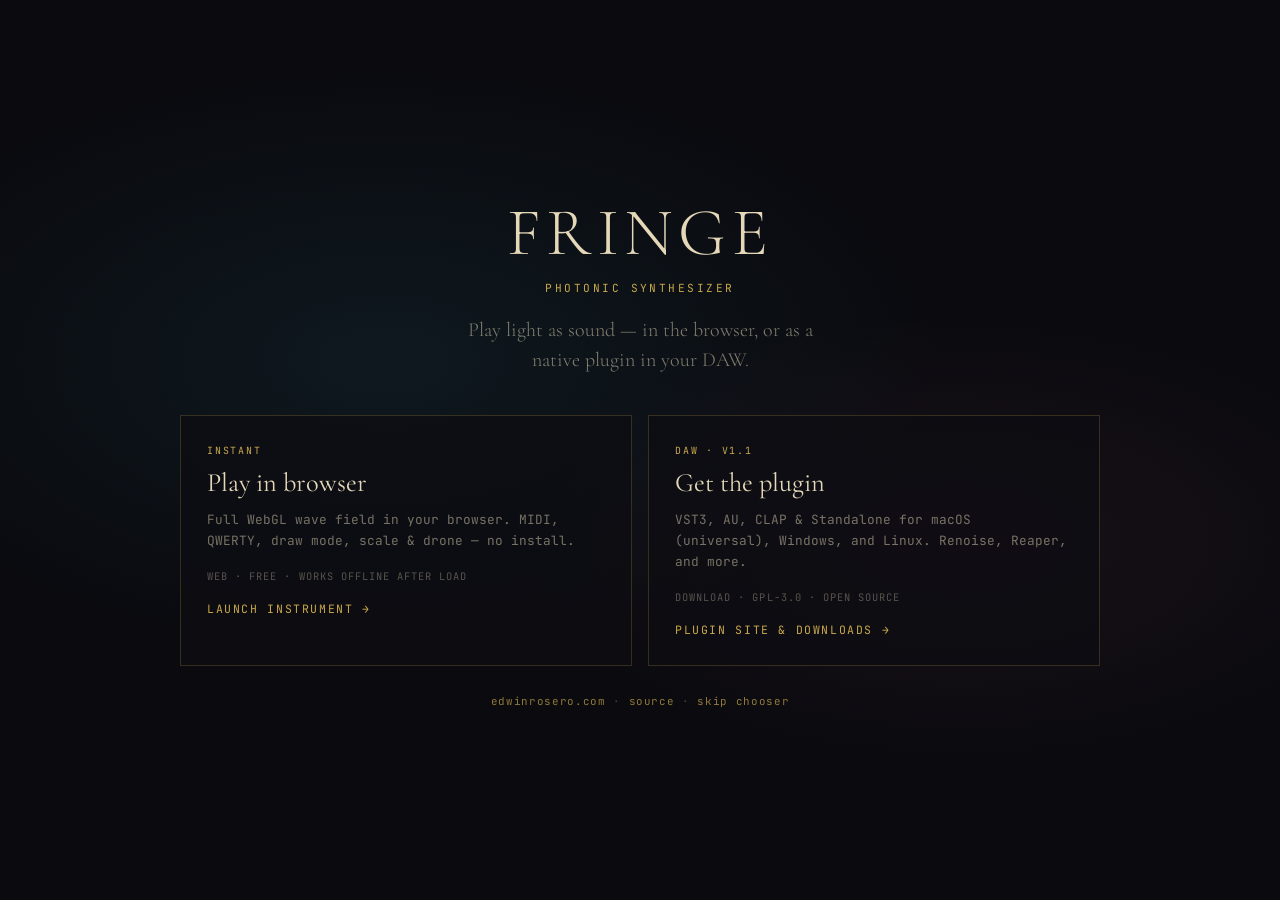
<file: web/index.html>
<!DOCTYPE html>
<html lang="en">
<head>
<meta charset="UTF-8">
<meta name="viewport" content="width=device-width, initial-scale=1.0">
<title>Fringe — Photonic Synthesizer · Play Light as Sound</title>
<meta name="description" content="Fringe is a photonic synthesizer: play the browser instrument or download the VST3 / AU / CLAP plugin for your DAW.">
<meta name="keywords" content="fringe, photonic synthesizer, web synth, VST3, AU, CLAP, wave optics, edwin rosero">
<meta name="author" content="Edwin Rosero">
<meta name="theme-color" content="#0A0A0F">
<link rel="canonical" href="https://edwinrosero.com/fringe/">

<meta property="og:type" content="website">
<meta property="og:url" content="https://edwinrosero.com/fringe/">
<meta property="og:title" content="Fringe — Photonic Synthesizer">
<meta property="og:description" content="Play light as sound — in the browser or as a DAW plugin.">
<meta property="og:site_name" content="edwinrosero.com">

<meta name="twitter:card" content="summary_large_image">
<meta name="twitter:title" content="Fringe — Photonic Synthesizer">
<meta name="twitter:description" content="Play light as sound — in the browser or as a DAW plugin.">

<script type="application/ld+json">
{
  "@context": "https://schema.org",
  "@type": "SoftwareApplication",
  "name": "Fringe",
  "applicationCategory": "MultimediaApplication",
  "operatingSystem": "Web, macOS, Windows, Linux",
  "offers": { "@type": "Offer", "price": "0", "priceCurrency": "USD" },
  "description": "Photonic synthesizer: browser instrument and VST3/AU/CLAP plugin.",
  "url": "https://edwinrosero.com/fringe/",
  "author": { "@type": "Person", "name": "Edwin Rosero", "url": "https://edwinrosero.com/" }
}
</script>
<link rel="preconnect" href="https://fonts.googleapis.com">
<link href="https://fonts.googleapis.com/css2?family=Cormorant+Garamond:ital,wght@0,300;0,400;1,400&family=JetBrains+Mono:wght@300;400;500&display=swap" rel="stylesheet">
<style>
*, *::before, *::after { box-sizing: border-box; margin: 0; padding: 0; }

html, body {
  width: 100%;
  height: 100%;
  overflow: hidden;
  background: #0A0A0F;
  color: rgba(228, 216, 184, 0.88);
  font-family: 'JetBrains Mono', monospace;
  -webkit-font-smoothing: antialiased;
}

#wave-wrap {
  position: relative;
  width: 100%;
  flex: 1 1 auto;
  min-height: 0;
}

#wave-canvas, #ui-canvas {
  position: absolute;
  top: 0; left: 0;
  width: 100%; height: 100%;
}
#wave-canvas { z-index: 0; }
#ui-canvas { z-index: 10; }

#instrument { display: none; }
#instrument.is-live {
  display: flex;
  flex-direction: column;
  height: 100%;
  height: 100dvh;
  overflow: hidden;
}

#preset-canvas {
  flex: 0 0 auto;
  width: 100%;
  height: 70px;
  display: block;
  background: #0A0A0F;
  margin-top: 20px;
}

#knob-canvas {
  flex: 0 0 auto;
  width: 100%;
  height: 140px;
  display: block;
  background: #0A0A0F;
}

/* Gate chooser */
#fringe-gate {
  position: fixed;
  inset: 0;
  z-index: 100;
  display: flex;
  align-items: center;
  justify-content: center;
  overflow-y: auto;
  padding: 32px 20px;
  background:
    radial-gradient(ellipse 80% 60% at 30% 40%, rgba(62, 200, 216, 0.08), transparent 55%),
    radial-gradient(ellipse 70% 50% at 75% 60%, rgba(224, 112, 152, 0.07), transparent 50%),
    #0A0A0F;
}
#fringe-gate.is-hidden {
  opacity: 0;
  pointer-events: none;
  transition: opacity 0.45s ease;
}

.gate-inner {
  width: min(920px, 100%);
  text-align: center;
}
.gate-brand {
  font-family: 'Cormorant Garamond', Georgia, serif;
  font-size: clamp(2.8rem, 7vw, 4.2rem);
  font-weight: 300;
  letter-spacing: 0.08em;
  color: #e4d8b8;
  margin-bottom: 8px;
}
.gate-tag {
  font-size: 0.7rem;
  letter-spacing: 0.22em;
  text-transform: uppercase;
  color: #c9a84c;
  margin-bottom: 20px;
}
.gate-lede {
  font-family: 'Cormorant Garamond', Georgia, serif;
  font-size: 1.25rem;
  font-weight: 300;
  color: rgba(228, 216, 184, 0.55);
  max-width: 36ch;
  margin: 0 auto 40px;
  line-height: 1.5;
}

.gate-choices {
  display: grid;
  grid-template-columns: 1fr 1fr;
  gap: 16px;
  text-align: left;
}
@media (max-width: 700px) {
  .gate-choices { grid-template-columns: 1fr; }
}

.gate-card {
  display: block;
  padding: 28px 26px;
  border: 1px solid rgba(201, 168, 76, 0.22);
  background: rgba(12, 12, 18, 0.75);
  color: inherit;
  text-decoration: none;
  cursor: pointer;
  transition: border-color 0.2s, background 0.2s, transform 0.2s;
  font: inherit;
  width: 100%;
}
.gate-card:hover {
  border-color: rgba(201, 168, 76, 0.55);
  background: rgba(18, 16, 12, 0.9);
  transform: translateY(-2px);
}
.gate-card:focus-visible {
  outline: 1px solid #c9a84c;
  outline-offset: 3px;
}
.gate-card-kicker {
  font-size: 0.62rem;
  letter-spacing: 0.18em;
  text-transform: uppercase;
  color: #c9a84c;
  margin-bottom: 10px;
}
.gate-card h2 {
  font-family: 'Cormorant Garamond', Georgia, serif;
  font-weight: 400;
  font-size: 1.65rem;
  color: #e4d8b8;
  margin-bottom: 10px;
}
.gate-card p {
  font-size: 0.8rem;
  line-height: 1.65;
  color: rgba(228, 216, 184, 0.5);
  margin-bottom: 18px;
}
.gate-card-meta {
  font-size: 0.65rem;
  letter-spacing: 0.1em;
  text-transform: uppercase;
  color: rgba(228, 216, 184, 0.35);
}
.gate-card-cta {
  margin-top: 18px;
  font-size: 0.72rem;
  letter-spacing: 0.14em;
  text-transform: uppercase;
  color: #c9a84c;
}

.gate-foot {
  margin-top: 28px;
  font-size: 0.68rem;
  color: rgba(228, 216, 184, 0.28);
  letter-spacing: 0.06em;
}
.gate-foot a { color: rgba(201, 168, 76, 0.7); text-decoration: none; }
.gate-foot a:hover { color: #c9a84c; }

/* In-instrument bar to switch */
#fringe-switch {
  display: none;
  position: fixed;
  top: 12px;
  right: 12px;
  z-index: 50;
  padding: 8px 12px;
  border: 1px solid rgba(201, 168, 76, 0.3);
  background: rgba(10, 10, 15, 0.85);
  color: rgba(228, 216, 184, 0.7);
  font: 0.65rem/1 'JetBrains Mono', monospace;
  letter-spacing: 0.1em;
  text-transform: uppercase;
  text-decoration: none;
  backdrop-filter: blur(8px);
}
#fringe-switch.is-visible { display: block; }
#fringe-switch:hover { color: #c9a84c; border-color: rgba(201, 168, 76, 0.55); }
</style>
</head>
<body>

<!-- Chooser -->
<div id="fringe-gate" role="dialog" aria-label="Choose how to experience Fringe">
  <div class="gate-inner">
    <div class="gate-brand">FRINGE</div>
    <div class="gate-tag">Photonic synthesizer</div>
    <p class="gate-lede">Play light as sound — in the browser, or as a native plugin in your DAW.</p>

    <div class="gate-choices">
      <a class="gate-card" id="pick-web" href="?play=1">
        <div class="gate-card-kicker">Instant</div>
        <h2>Play in browser</h2>
        <p>Full WebGL wave field in your browser. MIDI, QWERTY, draw mode, scale &amp; drone — no install.</p>
        <div class="gate-card-meta">Web · free · works offline after load</div>
        <div class="gate-card-cta">Launch instrument →</div>
      </a>

      <a class="gate-card" id="pick-plugin" href="/fringe-plugin/">
        <div class="gate-card-kicker">DAW · v1.1</div>
        <h2>Get the plugin</h2>
        <p>VST3, AU, CLAP &amp; Standalone for macOS (universal), Windows, and Linux. Renoise, Reaper, and more.</p>
        <div class="gate-card-meta">Download · GPL-3.0 · open source</div>
        <div class="gate-card-cta">Plugin site &amp; downloads →</div>
      </a>
    </div>

    <p class="gate-foot">
      <a href="https://edwinrosero.com/">edwinrosero.com</a>
      ·
      <a href="https://github.com/walkthroughwonder/fringe-plugin">source</a>
      ·
      <a href="?play=1">skip chooser</a>
    </p>
  </div>
</div>

<a id="fringe-switch" href="/fringe-plugin/">Plugin / download</a>

<div id="instrument">
  <div id="wave-wrap">
    <canvas id="wave-canvas"></canvas>
    <canvas id="ui-canvas"></canvas>
  </div>
  <canvas id="preset-canvas"></canvas>
  <canvas id="knob-canvas"></canvas>
</div>

<script type="module">
const gate = document.getElementById('fringe-gate');
const instrument = document.getElementById('instrument');
const switchBtn = document.getElementById('fringe-switch');
const pickWeb = document.getElementById('pick-web');

let started = false;

async function startWeb() {
  if (started) return;
  started = true;
  instrument.classList.add('is-live');
  gate.classList.add('is-hidden');
  switchBtn.classList.add('is-visible');
  setTimeout(() => { gate.style.display = 'none'; }, 500);
  // Load instrument module (deferred until choice)
  await import('./main.js');
  // Remember preference for this session
  try { sessionStorage.setItem('fringe-mode', 'web'); } catch (e) {}
}

pickWeb.addEventListener('click', (e) => {
  e.preventDefault();
  startWeb();
});

// Deep links / remembered choice
const params = new URLSearchParams(location.search);
const wantPlay = params.get('play') === '1' || params.get('mode') === 'web';
let remembered = null;
try { remembered = sessionStorage.getItem('fringe-mode'); } catch (e) {}

if (wantPlay || remembered === 'web') {
  startWeb();
}

// If user lands with ?plugin=1 go to product site
if (params.get('plugin') === '1' || params.get('mode') === 'plugin') {
  location.replace('/fringe-plugin/');
}
</script>
</body>
</html>
</file>
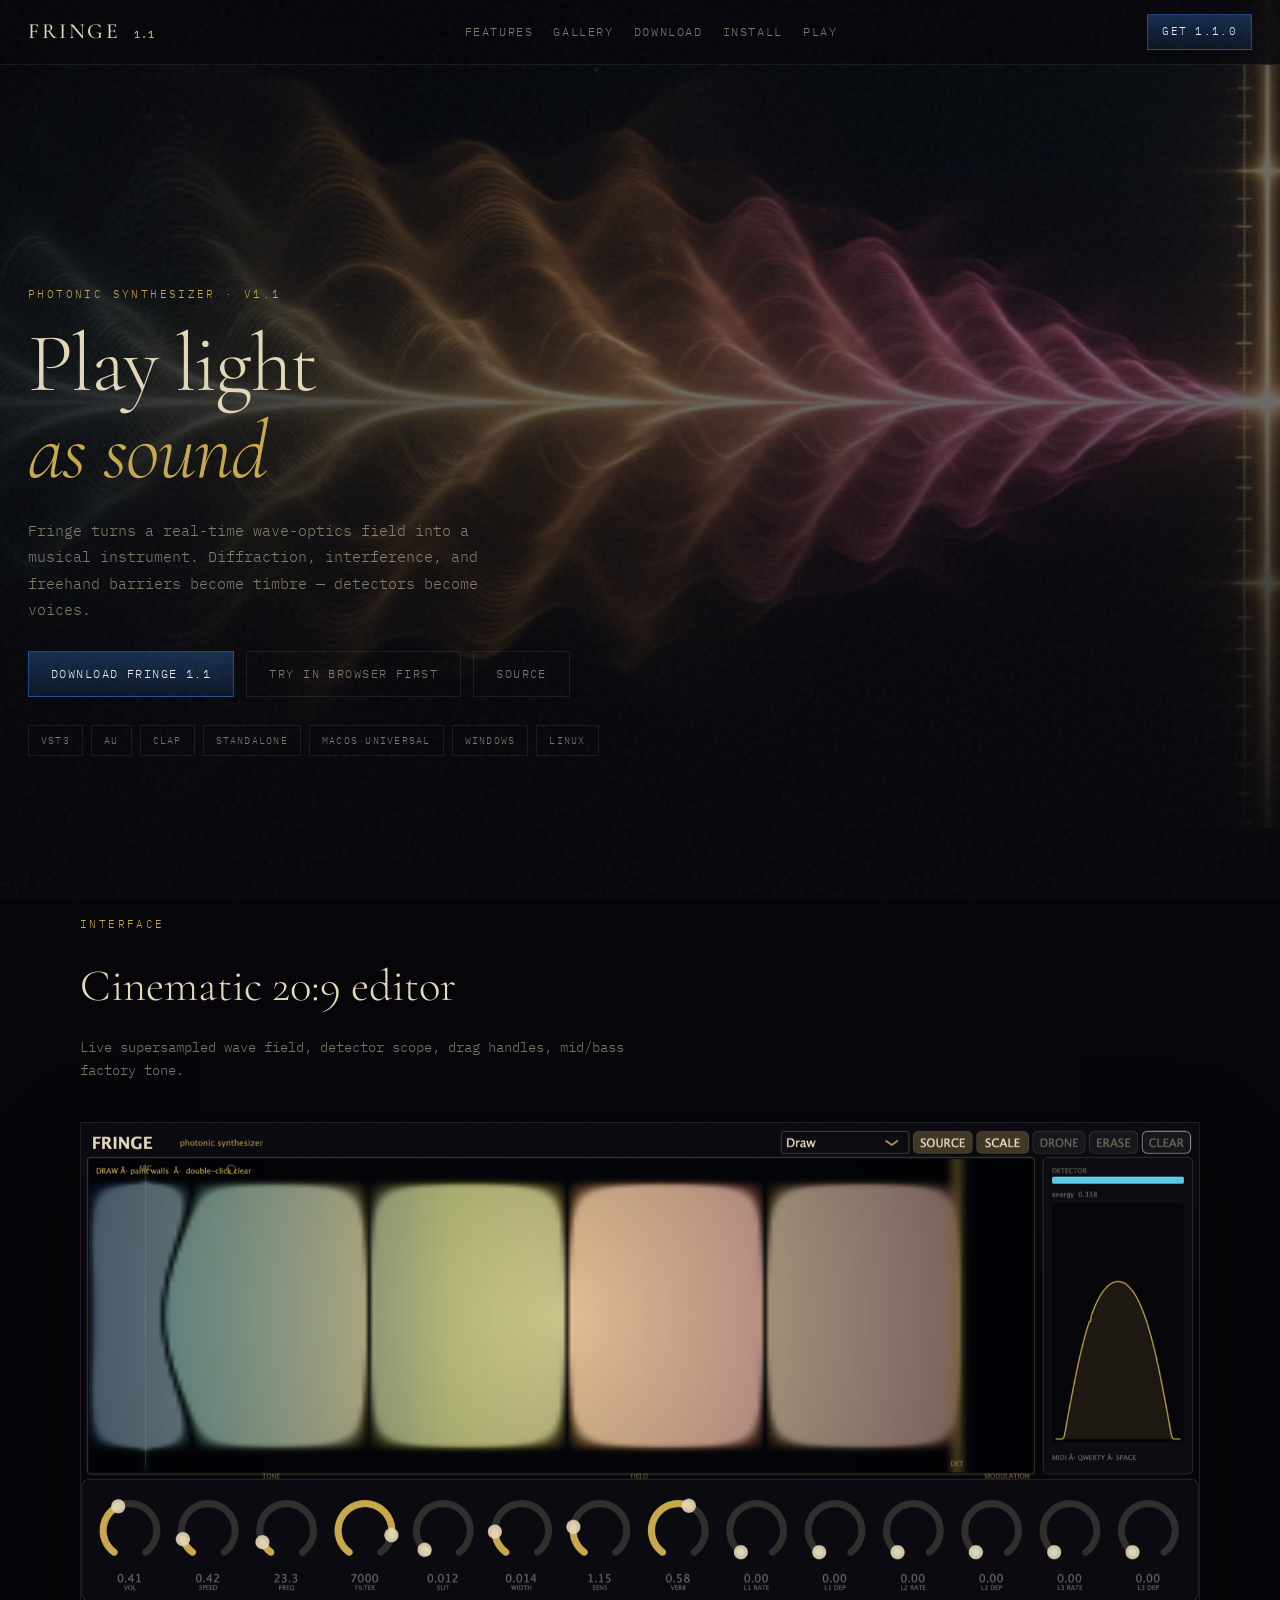
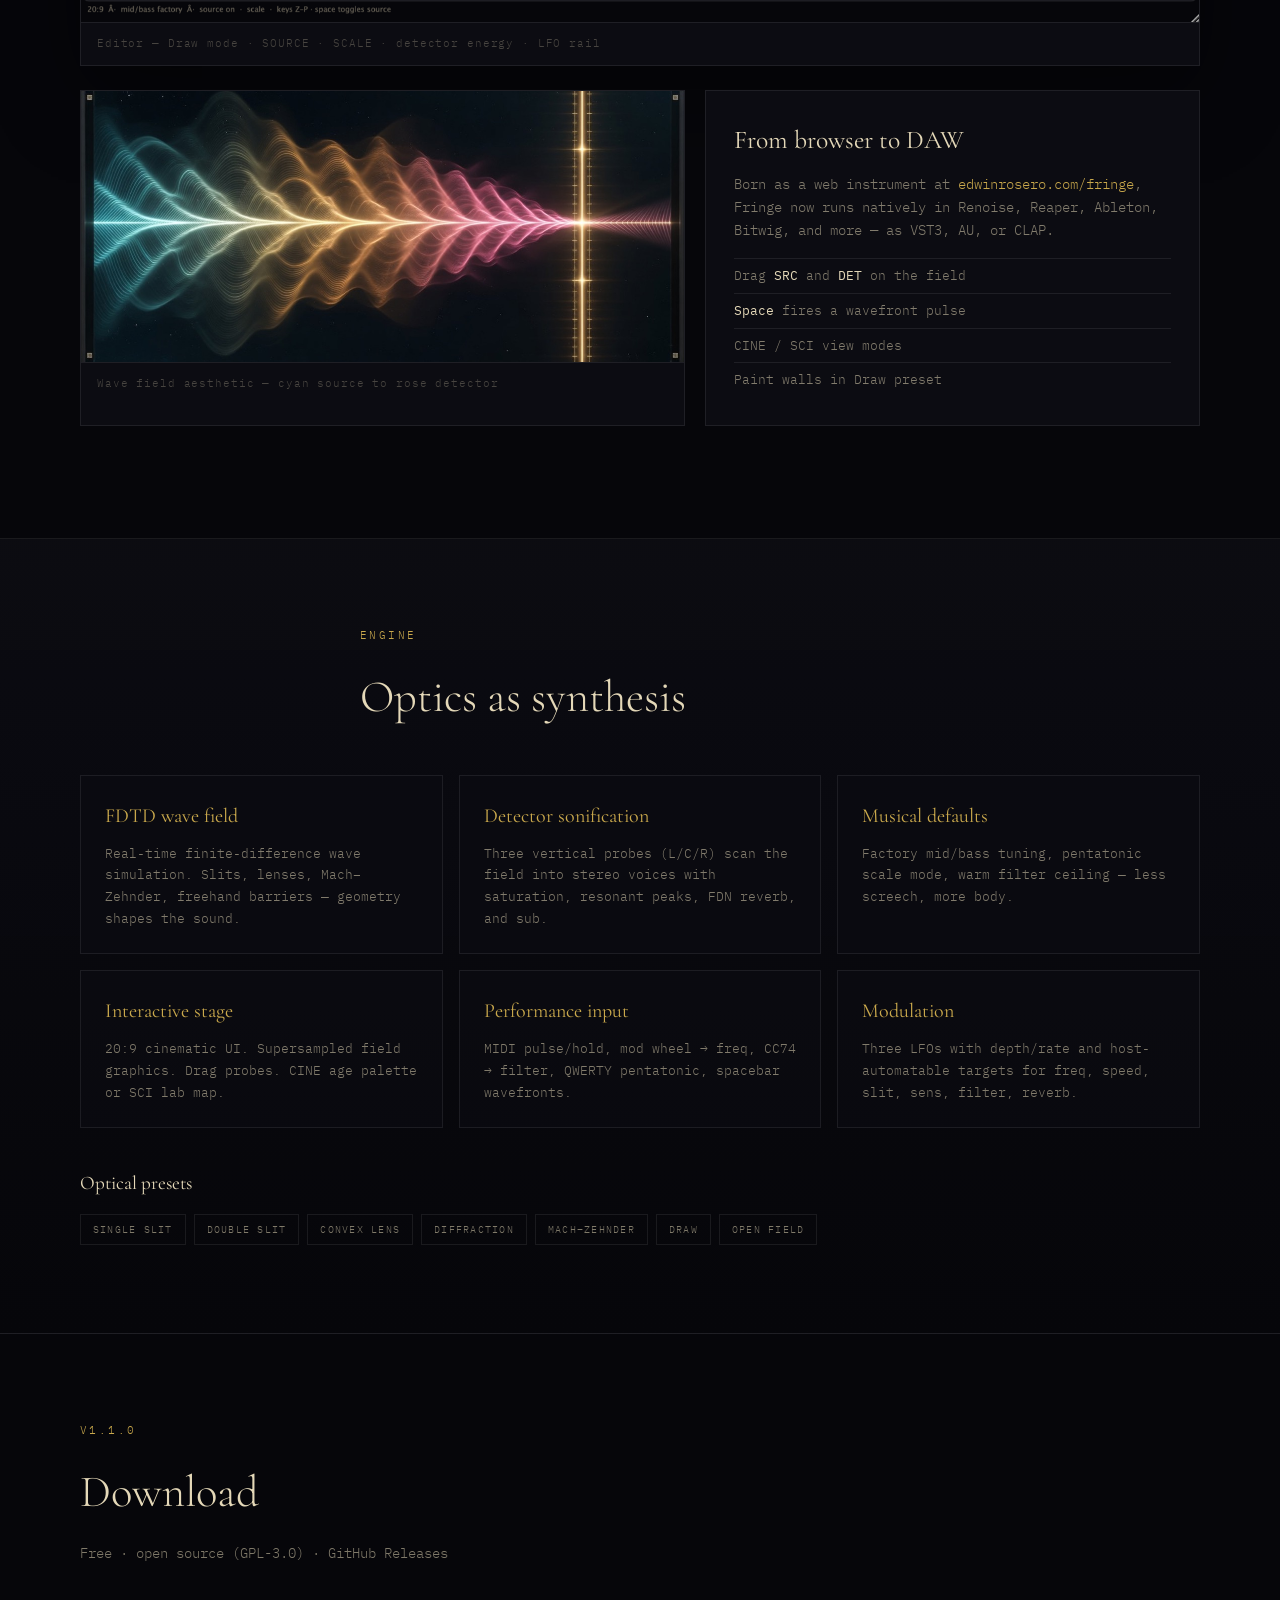
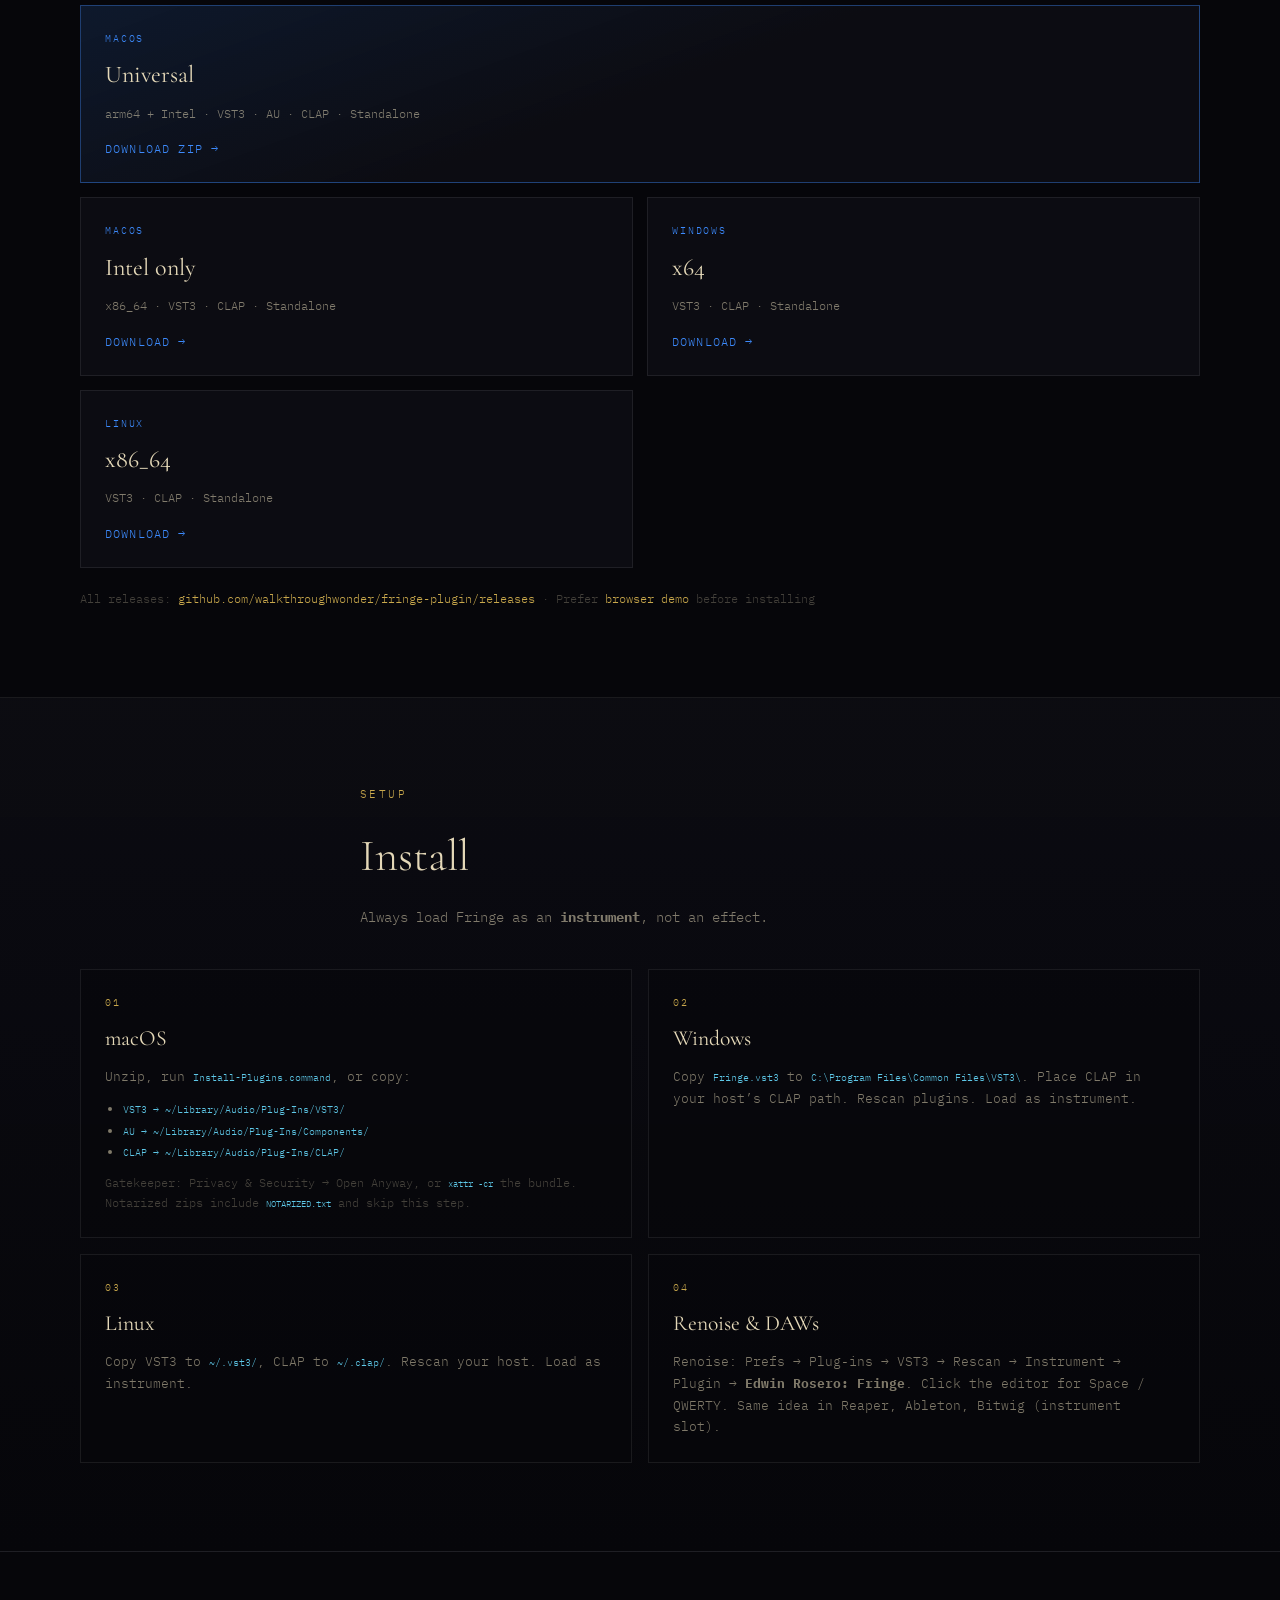
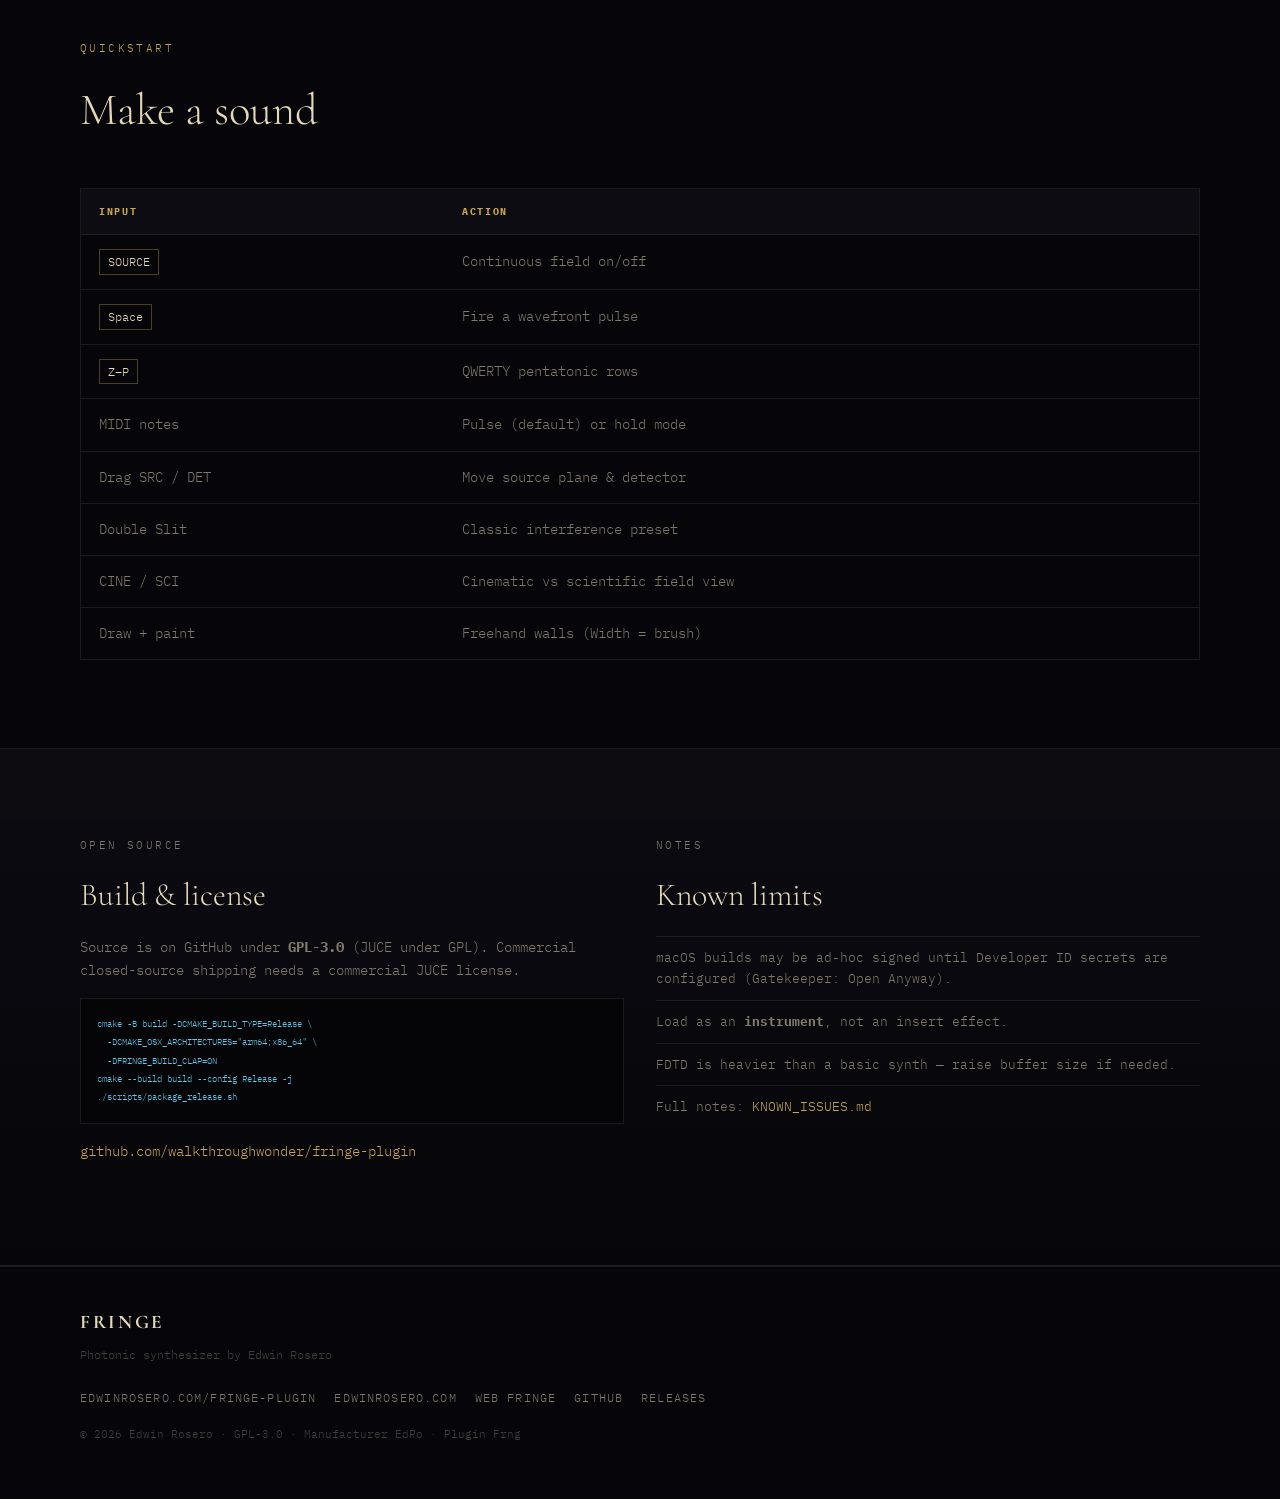
<file: website/index.html>
<!DOCTYPE html>
<html lang="en">
<head>
<meta charset="UTF-8">
<meta name="viewport" content="width=device-width, initial-scale=1">
<title>Fringe — Photonic Synthesizer Plugin</title>
<meta name="description" content="Fringe is a photonic synthesizer: real-time wave optics as a VST3 / AU / CLAP instrument. Drag the field. Fire wavefronts. Play light as sound.">
<meta name="theme-color" content="#06060a">
<meta property="og:title" content="Fringe — Photonic Synthesizer">
<meta property="og:description" content="Wave optics as a playable instrument. VST3, AU, CLAP — macOS, Windows, Linux.">
<meta property="og:type" content="website">
<meta property="og:image" content="assets/hero-wave-web.jpg">
<meta name="twitter:card" content="summary_large_image">
<link rel="preconnect" href="https://fonts.googleapis.com">
<link rel="preconnect" href="https://fonts.gstatic.com" crossorigin>
<link href="https://fonts.googleapis.com/css2?family=Cormorant+Garamond:ital,wght@0,300;0,500;1,400&family=IBM+Plex+Mono:wght@300;400;500&display=swap" rel="stylesheet">
<link rel="stylesheet" href="styles.css">
</head>
<body>
<div class="noise" aria-hidden="true"></div>

<header class="nav">
  <a class="nav-brand" href="#top">FRINGE <span>1.1</span></a>
  <nav class="nav-links">
    <a href="#features">Features</a>
    <a href="#gallery">Gallery</a>
    <a href="#download">Download</a>
    <a href="#install">Install</a>
    <a href="#play">Play</a>
  </nav>
  <a class="btn btn-sm" href="https://github.com/walkthroughwonder/fringe-plugin/releases/tag/v1.1.0">Get 1.1.0</a>
</header>

<main id="top">
  <!-- HERO -->
  <section class="hero">
    <div class="hero-bg" style="background-image:url('assets/hero-wave-web.jpg')"></div>
    <div class="hero-vignette"></div>
    <div class="hero-inner">
      <p class="eyebrow">Photonic synthesizer · v1.1</p>
      <h1>Play light<br><em>as sound</em></h1>
      <p class="lede">
        Fringe turns a real-time wave-optics field into a musical instrument.
        Diffraction, interference, and freehand barriers become timbre —
        detectors become voices.
      </p>
      <div class="hero-cta">
        <a class="btn" href="https://github.com/walkthroughwonder/fringe-plugin/releases/tag/v1.1.0">Download Fringe 1.1</a>
        <a class="btn btn-ghost" href="https://edwinrosero.com/fringe/?play=1">Try in browser first</a>
        <a class="btn btn-ghost" href="https://github.com/walkthroughwonder/fringe-plugin">Source</a>
      </div>
      <ul class="pill-row">
        <li>VST3</li>
        <li>AU</li>
        <li>CLAP</li>
        <li>Standalone</li>
        <li>macOS universal</li>
        <li>Windows</li>
        <li>Linux</li>
      </ul>
    </div>
  </section>

  <!-- GALLERY / PROOF -->
  <section id="gallery" class="section">
    <div class="section-head">
      <p class="eyebrow">Interface</p>
      <h2>Cinematic 20:9 editor</h2>
      <p class="section-sub">Live supersampled wave field, detector scope, drag handles, mid/bass factory tone.</p>
    </div>
    <figure class="shot shot-main">
      <img src="assets/screenshot-editor-lg.png" alt="Fringe plugin editor showing wave field, detector panel, and knobs" width="1600" height="720" loading="lazy">
      <figcaption>Editor — Draw mode · SOURCE · SCALE · detector energy · LFO rail</figcaption>
    </figure>
    <div class="shot-grid">
      <figure class="shot">
        <img src="assets/hero-wave-web.jpg" alt="Abstract wave interference field" loading="lazy">
        <figcaption>Wave field aesthetic — cyan source to rose detector</figcaption>
      </figure>
      <figure class="shot shot-copy">
        <div class="copy-card">
          <h3>From browser to DAW</h3>
          <p>Born as a web instrument at <a href="https://edwinrosero.com/fringe/">edwinrosero.com/fringe</a>, Fringe now runs natively in Renoise, Reaper, Ableton, Bitwig, and more — as VST3, AU, or CLAP.</p>
          <ul>
            <li>Drag <strong>SRC</strong> and <strong>DET</strong> on the field</li>
            <li><strong>Space</strong> fires a wavefront pulse</li>
            <li>CINE / SCI view modes</li>
            <li>Paint walls in Draw preset</li>
          </ul>
        </div>
      </figure>
    </div>
  </section>

  <!-- FEATURES -->
  <section id="features" class="section section-alt">
    <div class="section-head">
      <p class="eyebrow">Engine</p>
      <h2>Optics as synthesis</h2>
    </div>
    <div class="feature-grid">
      <article class="feature">
        <h3>FDTD wave field</h3>
        <p>Real-time finite-difference wave simulation. Slits, lenses, Mach–Zehnder, freehand barriers — geometry shapes the sound.</p>
      </article>
      <article class="feature">
        <h3>Detector sonification</h3>
        <p>Three vertical probes (L/C/R) scan the field into stereo voices with saturation, resonant peaks, FDN reverb, and sub.</p>
      </article>
      <article class="feature">
        <h3>Musical defaults</h3>
        <p>Factory mid/bass tuning, pentatonic scale mode, warm filter ceiling — less screech, more body.</p>
      </article>
      <article class="feature">
        <h3>Interactive stage</h3>
        <p>20:9 cinematic UI. Supersampled field graphics. Drag probes. CINE age palette or SCI lab map.</p>
      </article>
      <article class="feature">
        <h3>Performance input</h3>
        <p>MIDI pulse/hold, mod wheel → freq, CC74 → filter, QWERTY pentatonic, spacebar wavefronts.</p>
      </article>
      <article class="feature">
        <h3>Modulation</h3>
        <p>Three LFOs with depth/rate and host-automatable targets for freq, speed, slit, sens, filter, reverb.</p>
      </article>
    </div>

    <div class="presets">
      <h3>Optical presets</h3>
      <ul class="pill-row">
        <li>Single Slit</li>
        <li>Double Slit</li>
        <li>Convex Lens</li>
        <li>Diffraction</li>
        <li>Mach–Zehnder</li>
        <li>Draw</li>
        <li>Open Field</li>
      </ul>
    </div>
  </section>

  <!-- DOWNLOAD -->
  <section id="download" class="section">
    <div class="section-head">
      <p class="eyebrow">v1.1.0</p>
      <h2>Download</h2>
      <p class="section-sub">Free · open source (GPL-3.0) · GitHub Releases</p>
    </div>
    <div class="dl-grid">
      <a class="dl-card featured" href="https://github.com/walkthroughwonder/fringe-plugin/releases/download/v1.1.0/Fringe-1.1.0-macOS-universal.zip">
        <span class="dl-os">macOS</span>
        <strong>Universal</strong>
        <span class="dl-meta">arm64 + Intel · VST3 · AU · CLAP · Standalone</span>
        <span class="dl-action">Download zip →</span>
      </a>
      <a class="dl-card" href="https://github.com/walkthroughwonder/fringe-plugin/releases/download/v1.1.0/Fringe-1.1.0-macOS-x86_64.zip">
        <span class="dl-os">macOS</span>
        <strong>Intel only</strong>
        <span class="dl-meta">x86_64 · VST3 · CLAP · Standalone</span>
        <span class="dl-action">Download →</span>
      </a>
      <a class="dl-card" href="https://github.com/walkthroughwonder/fringe-plugin/releases/download/v1.1.0/Fringe-1.1.0-Windows-x64.zip">
        <span class="dl-os">Windows</span>
        <strong>x64</strong>
        <span class="dl-meta">VST3 · CLAP · Standalone</span>
        <span class="dl-action">Download →</span>
      </a>
      <a class="dl-card" href="https://github.com/walkthroughwonder/fringe-plugin/releases/download/v1.1.0/Fringe-1.1.0-Linux-x86_64.zip">
        <span class="dl-os">Linux</span>
        <strong>x86_64</strong>
        <span class="dl-meta">VST3 · CLAP · Standalone</span>
        <span class="dl-action">Download →</span>
      </a>
    </div>
    <p class="dl-note">
      All releases:
      <a href="https://github.com/walkthroughwonder/fringe-plugin/releases/tag/v1.1.0">github.com/walkthroughwonder/fringe-plugin/releases</a>
      · Prefer <a href="https://edwinrosero.com/fringe/?play=1">browser demo</a> before installing
    </p>
  </section>

  <!-- INSTALL -->
  <section id="install" class="section section-alt">
    <div class="section-head">
      <p class="eyebrow">Setup</p>
      <h2>Install</h2>
      <p class="section-sub">Always load Fringe as an <strong>instrument</strong>, not an effect.</p>
    </div>
    <div class="steps">
      <div class="step">
        <span class="step-n">01</span>
        <h3>macOS</h3>
        <p>Unzip, run <code>Install-Plugins.command</code>, or copy:</p>
        <ul>
          <li><code>VST3 → ~/Library/Audio/Plug-Ins/VST3/</code></li>
          <li><code>AU → ~/Library/Audio/Plug-Ins/Components/</code></li>
          <li><code>CLAP → ~/Library/Audio/Plug-Ins/CLAP/</code></li>
        </ul>
        <p class="hint">Gatekeeper: Privacy &amp; Security → Open Anyway, or <code>xattr -cr</code> the bundle. Notarized zips include <code>NOTARIZED.txt</code> and skip this step.</p>
      </div>
      <div class="step">
        <span class="step-n">02</span>
        <h3>Windows</h3>
        <p>Copy <code>Fringe.vst3</code> to <code>C:\Program Files\Common Files\VST3\</code>. Place CLAP in your host’s CLAP path. Rescan plugins. Load as instrument.</p>
      </div>
      <div class="step">
        <span class="step-n">03</span>
        <h3>Linux</h3>
        <p>Copy VST3 to <code>~/.vst3/</code>, CLAP to <code>~/.clap/</code>. Rescan your host. Load as instrument.</p>
      </div>
      <div class="step">
        <span class="step-n">04</span>
        <h3>Renoise &amp; DAWs</h3>
        <p>Renoise: Prefs → Plug-ins → VST3 → Rescan → Instrument → Plugin → <strong>Edwin Rosero: Fringe</strong>. Click the editor for Space / QWERTY. Same idea in Reaper, Ableton, Bitwig (instrument slot).</p>
      </div>
    </div>
  </section>

  <!-- PLAY -->
  <section id="play" class="section">
    <div class="section-head">
      <p class="eyebrow">Quickstart</p>
      <h2>Make a sound</h2>
    </div>
    <div class="play-table-wrap">
      <table class="play-table">
        <thead>
          <tr><th>Input</th><th>Action</th></tr>
        </thead>
        <tbody>
          <tr><td><kbd>SOURCE</kbd></td><td>Continuous field on/off</td></tr>
          <tr><td><kbd>Space</kbd></td><td>Fire a wavefront pulse</td></tr>
          <tr><td><kbd>Z–P</kbd></td><td>QWERTY pentatonic rows</td></tr>
          <tr><td>MIDI notes</td><td>Pulse (default) or hold mode</td></tr>
          <tr><td>Drag SRC / DET</td><td>Move source plane &amp; detector</td></tr>
          <tr><td>Double Slit</td><td>Classic interference preset</td></tr>
          <tr><td>CINE / SCI</td><td>Cinematic vs scientific field view</td></tr>
          <tr><td>Draw + paint</td><td>Freehand walls (Width = brush)</td></tr>
        </tbody>
      </table>
    </div>
  </section>

  <!-- TECH / LICENSE -->
  <section class="section section-alt">
    <div class="two-col">
      <div>
        <p class="eyebrow">Open source</p>
        <h2>Build &amp; license</h2>
        <p>Source is on GitHub under <strong>GPL-3.0</strong> (JUCE under GPL). Commercial closed-source shipping needs a commercial JUCE license.</p>
        <pre class="code"><code>cmake -B build -DCMAKE_BUILD_TYPE=Release \
  -DCMAKE_OSX_ARCHITECTURES="arm64;x86_64" \
  -DFRINGE_BUILD_CLAP=ON
cmake --build build --config Release -j
./scripts/package_release.sh</code></pre>
        <p><a href="https://github.com/walkthroughwonder/fringe-plugin">github.com/walkthroughwonder/fringe-plugin</a></p>
      </div>
      <div>
        <p class="eyebrow">Notes</p>
        <h2>Known limits</h2>
        <ul class="notes-list">
          <li>macOS builds may be ad-hoc signed until Developer ID secrets are configured (Gatekeeper: Open Anyway).</li>
          <li>Load as an <strong>instrument</strong>, not an insert effect.</li>
          <li>FDTD is heavier than a basic synth — raise buffer size if needed.</li>
          <li>Full notes: <a href="https://github.com/walkthroughwonder/fringe-plugin/blob/main/docs/KNOWN_ISSUES.md">KNOWN_ISSUES.md</a></li>
        </ul>
      </div>
    </div>
  </section>
</main>

<footer class="footer">
  <div class="footer-inner">
    <div>
      <strong>FRINGE</strong>
      <span>Photonic synthesizer by Edwin Rosero</span>
    </div>
    <div class="footer-links">
      <a href="https://edwinrosero.com/fringe-plugin/">edwinrosero.com/fringe-plugin</a>
      <a href="https://edwinrosero.com/">edwinrosero.com</a>
      <a href="https://edwinrosero.com/fringe/">Web Fringe</a>
      <a href="https://github.com/walkthroughwonder/fringe-plugin">GitHub</a>
      <a href="https://github.com/walkthroughwonder/fringe-plugin/releases">Releases</a>
    </div>
    <p class="footer-copy">© 2026 Edwin Rosero · GPL-3.0 · Manufacturer EdRo · Plugin Frng</p>
  </div>
</footer>
</body>
</html>
</file>
<file: website/styles.css>
/* Fringe product site — dark cinematic */
:root {
  --void: #06060a;
  --panel: #0c0c12;
  --rail: #0a0a10;
  --bone: #e4d8b8;
  --muted: rgba(228, 216, 184, 0.55);
  --dim: rgba(228, 216, 184, 0.28);
  --gold: #c9a84c;
  --gold-dim: rgba(201, 168, 76, 0.35);
  --cyan: #5ec8e8;
  --blue: #3d8bfd;
  --blue-dim: rgba(61, 139, 253, 0.4);
  --blue-soft: rgba(61, 139, 253, 0.18);
  --line: rgba(255, 255, 255, 0.08);
  --serif: "Cormorant Garamond", Georgia, serif;
  --mono: "IBM Plex Mono", ui-monospace, monospace;
  --max: 1120px;
}

*, *::before, *::after { box-sizing: border-box; margin: 0; padding: 0; }

html { scroll-behavior: smooth; }

body {
  background: var(--void);
  color: var(--bone);
  font-family: var(--mono);
  font-weight: 300;
  font-size: 14px;
  line-height: 1.65;
  -webkit-font-smoothing: antialiased;
}

a { color: var(--gold); text-decoration: none; transition: color 0.2s; }
a:hover { color: #e8c96a; }

.noise {
  pointer-events: none;
  position: fixed;
  inset: 0;
  opacity: 0.04;
  z-index: 50;
  background-image: url("data:image/svg+xml,%3Csvg viewBox='0 0 200 200' xmlns='http://www.w3.org/2000/svg'%3E%3Cfilter id='n'%3E%3CfeTurbulence type='fractalNoise' baseFrequency='0.85' numOctaves='4' stitchTiles='stitch'/%3E%3C/filter%3E%3Crect width='100%25' height='100%25' filter='url(%23n)'/%3E%3C/svg%3E");
}

/* Nav */
.nav {
  position: fixed;
  top: 0; left: 0; right: 0;
  z-index: 40;
  display: flex;
  align-items: center;
  gap: 24px;
  padding: 14px 28px;
  background: rgba(6, 6, 10, 0.82);
  backdrop-filter: blur(12px);
  border-bottom: 1px solid var(--line);
}

.nav-brand {
  font-family: var(--serif);
  font-size: 1.35rem;
  font-weight: 500;
  letter-spacing: 0.12em;
  color: var(--bone);
}
.nav-brand span {
  font-family: var(--mono);
  font-size: 0.65rem;
  color: var(--gold);
  letter-spacing: 0.08em;
  margin-left: 6px;
}

.nav-links {
  display: flex;
  gap: 20px;
  flex: 1;
  justify-content: center;
}
.nav-links a {
  color: var(--muted);
  font-size: 0.72rem;
  letter-spacing: 0.14em;
  text-transform: uppercase;
}
.nav-links a:hover { color: var(--bone); }

/* Buttons — primary Get/Download CTAs use blue */
.btn {
  display: inline-flex;
  align-items: center;
  justify-content: center;
  padding: 12px 22px;
  border: 1px solid var(--blue-dim);
  background: linear-gradient(180deg, rgba(61,139,253,0.28), rgba(61,139,253,0.1));
  color: #e8f1ff;
  font-family: var(--mono);
  font-size: 0.75rem;
  letter-spacing: 0.12em;
  text-transform: uppercase;
  transition: border-color 0.2s, background 0.2s, color 0.2s;
}
.btn:hover {
  border-color: var(--blue);
  background: linear-gradient(180deg, rgba(61,139,253,0.42), rgba(61,139,253,0.16));
  color: #fff;
}
.btn-sm { padding: 8px 14px; font-size: 0.68rem; }
.btn-ghost {
  background: transparent;
  border-color: var(--line);
  color: var(--muted);
}
.btn-ghost:hover { border-color: var(--muted); color: var(--bone); }

/* Hero */
.hero {
  position: relative;
  min-height: 92vh;
  display: flex;
  align-items: flex-end;
  padding: 120px 28px 72px;
  overflow: hidden;
}
.hero-bg {
  position: absolute;
  inset: 0;
  background-size: cover;
  background-position: center;
  opacity: 0.55;
  transform: scale(1.03);
}
.hero-vignette {
  position: absolute;
  inset: 0;
  background:
    linear-gradient(180deg, rgba(6,6,10,0.35) 0%, rgba(6,6,10,0.15) 40%, rgba(6,6,10,0.92) 100%),
    linear-gradient(90deg, rgba(6,6,10,0.75) 0%, transparent 45%);
}
.hero-inner {
  position: relative;
  z-index: 2;
  max-width: 720px;
}
.eyebrow {
  font-size: 0.68rem;
  letter-spacing: 0.22em;
  text-transform: uppercase;
  color: var(--gold);
  margin-bottom: 16px;
}
.hero h1 {
  font-family: var(--serif);
  font-weight: 300;
  font-size: clamp(3rem, 8vw, 5.2rem);
  line-height: 1.05;
  letter-spacing: -0.02em;
  margin-bottom: 22px;
}
.hero h1 em {
  font-style: italic;
  color: var(--gold);
}
.lede {
  color: var(--muted);
  font-size: 0.95rem;
  max-width: 52ch;
  margin-bottom: 28px;
  line-height: 1.75;
}
.hero-cta {
  display: flex;
  flex-wrap: wrap;
  gap: 12px;
  margin-bottom: 28px;
}
.pill-row {
  list-style: none;
  display: flex;
  flex-wrap: wrap;
  gap: 8px;
}
.pill-row li {
  border: 1px solid var(--line);
  padding: 6px 12px;
  font-size: 0.65rem;
  letter-spacing: 0.12em;
  text-transform: uppercase;
  color: var(--muted);
}

/* Sections */
.section {
  padding: 88px 28px;
  max-width: calc(var(--max) + 56px);
  margin: 0 auto;
}
.section-alt {
  max-width: none;
  background: linear-gradient(180deg, rgba(12,12,18,0.9), var(--void));
  border-top: 1px solid var(--line);
  border-bottom: 1px solid var(--line);
}
.section-alt > * {
  max-width: var(--max);
  margin-left: auto;
  margin-right: auto;
}
.section-head { margin-bottom: 40px; max-width: 560px; }
.section-head h2 {
  font-family: var(--serif);
  font-weight: 300;
  font-size: clamp(2rem, 4vw, 2.8rem);
  margin: 8px 0 12px;
}
.section-sub { color: var(--muted); }

/* Shots */
.shot {
  margin: 0 0 24px;
  border: 1px solid var(--line);
  background: var(--panel);
  overflow: hidden;
}
.shot img {
  display: block;
  width: 100%;
  height: auto;
}
.shot figcaption {
  padding: 12px 16px;
  font-size: 0.68rem;
  letter-spacing: 0.08em;
  color: var(--dim);
  border-top: 1px solid var(--line);
}
.shot-main {
  box-shadow: 0 30px 80px rgba(0,0,0,0.45);
}
.shot-grid {
  display: grid;
  grid-template-columns: 1.1fr 0.9fr;
  gap: 20px;
  align-items: stretch;
}
.shot-copy { border: none; background: transparent; }
.copy-card {
  height: 100%;
  padding: 28px;
  border: 1px solid var(--line);
  background: var(--panel);
}
.copy-card h3 {
  font-family: var(--serif);
  font-weight: 400;
  font-size: 1.6rem;
  margin-bottom: 12px;
}
.copy-card p { color: var(--muted); margin-bottom: 16px; }
.copy-card ul {
  list-style: none;
  color: var(--muted);
}
.copy-card li {
  padding: 6px 0;
  border-top: 1px solid var(--line);
  font-size: 0.82rem;
}
.copy-card strong { color: var(--bone); font-weight: 400; }

/* Features */
.feature-grid {
  display: grid;
  grid-template-columns: repeat(3, 1fr);
  gap: 16px;
  margin-bottom: 40px;
}
.feature {
  padding: 24px;
  border: 1px solid var(--line);
  background: rgba(12,12,18,0.65);
}
.feature h3 {
  font-family: var(--serif);
  font-weight: 400;
  font-size: 1.25rem;
  margin-bottom: 10px;
  color: var(--gold);
}
.feature p { color: var(--muted); font-size: 0.82rem; }
.presets h3 {
  font-family: var(--serif);
  font-weight: 400;
  font-size: 1.2rem;
  margin-bottom: 14px;
}

/* Download cards */
.dl-grid {
  display: grid;
  grid-template-columns: repeat(2, 1fr);
  gap: 14px;
}
.dl-card {
  display: flex;
  flex-direction: column;
  gap: 8px;
  padding: 24px;
  border: 1px solid var(--line);
  background: var(--panel);
  color: var(--bone);
  transition: border-color 0.2s, transform 0.2s;
}
.dl-card:hover {
  border-color: var(--blue-dim);
  transform: translateY(-2px);
  color: var(--bone);
}
.dl-card.featured {
  border-color: var(--blue-dim);
  background: linear-gradient(160deg, rgba(61,139,253,0.14), var(--panel) 50%);
  grid-column: 1 / -1;
}
.dl-os {
  font-size: 0.65rem;
  letter-spacing: 0.18em;
  text-transform: uppercase;
  color: var(--blue);
}
.dl-card strong {
  font-family: var(--serif);
  font-weight: 400;
  font-size: 1.5rem;
}
.dl-meta { color: var(--muted); font-size: 0.78rem; }
.dl-action {
  margin-top: 8px;
  font-size: 0.72rem;
  letter-spacing: 0.1em;
  text-transform: uppercase;
  color: var(--blue);
}
.dl-note {
  margin-top: 20px;
  color: var(--dim);
  font-size: 0.78rem;
}

/* Steps */
.steps {
  display: grid;
  grid-template-columns: repeat(2, 1fr);
  gap: 16px;
}
.step {
  padding: 24px;
  border: 1px solid var(--line);
  background: rgba(6,6,10,0.5);
}
.step-n {
  display: block;
  font-size: 0.65rem;
  letter-spacing: 0.2em;
  color: var(--gold);
  margin-bottom: 10px;
}
.step h3 {
  font-family: var(--serif);
  font-weight: 400;
  font-size: 1.35rem;
  margin-bottom: 10px;
}
.step p, .step li { color: var(--muted); font-size: 0.82rem; }
.step ul { margin: 10px 0; padding-left: 1.1rem; }
.step code, .code code {
  font-family: var(--mono);
  font-size: 0.78em;
  color: var(--cyan);
}
.hint { margin-top: 10px; color: var(--dim) !important; font-size: 0.75rem !important; }

/* Play table */
.play-table-wrap {
  border: 1px solid var(--line);
  overflow: hidden;
}
.play-table {
  width: 100%;
  border-collapse: collapse;
}
.play-table th,
.play-table td {
  text-align: left;
  padding: 14px 18px;
  border-bottom: 1px solid var(--line);
}
.play-table th {
  font-size: 0.65rem;
  letter-spacing: 0.16em;
  text-transform: uppercase;
  color: var(--gold);
  background: var(--panel);
}
.play-table td { color: var(--muted); }
.play-table tr:last-child td { border-bottom: none; }
kbd {
  display: inline-block;
  padding: 2px 8px;
  border: 1px solid var(--gold-dim);
  color: var(--bone);
  font-family: var(--mono);
  font-size: 0.75rem;
}

/* Two col */
.two-col {
  display: grid;
  grid-template-columns: 1fr 1fr;
  gap: 32px;
}
.two-col h2 {
  font-family: var(--serif);
  font-weight: 300;
  font-size: 2rem;
  margin: 8px 0 14px;
}
.two-col p { color: var(--muted); margin-bottom: 14px; }
.code {
  background: #050508;
  border: 1px solid var(--line);
  padding: 16px;
  overflow-x: auto;
  margin: 16px 0;
  color: var(--cyan);
  font-size: 0.72rem;
  line-height: 1.6;
}
.notes-list {
  list-style: none;
  color: var(--muted);
}
.notes-list li {
  padding: 10px 0;
  border-top: 1px solid var(--line);
  font-size: 0.82rem;
}

/* Footer */
.footer {
  border-top: 1px solid var(--line);
  padding: 40px 28px 56px;
}
.footer-inner {
  max-width: var(--max);
  margin: 0 auto;
}
.footer-inner strong {
  font-family: var(--serif);
  font-size: 1.2rem;
  letter-spacing: 0.14em;
  display: block;
  margin-bottom: 4px;
}
.footer-inner > div:first-child span {
  color: var(--dim);
  font-size: 0.78rem;
}
.footer-links {
  display: flex;
  flex-wrap: wrap;
  gap: 18px;
  margin: 22px 0 18px;
}
.footer-links a {
  color: var(--muted);
  font-size: 0.72rem;
  letter-spacing: 0.1em;
  text-transform: uppercase;
}
.footer-links a:hover { color: var(--gold); }
.footer-copy {
  color: var(--dim);
  font-size: 0.7rem;
}

@media (max-width: 900px) {
  .nav-links { display: none; }
  .shot-grid,
  .feature-grid,
  .dl-grid,
  .steps,
  .two-col { grid-template-columns: 1fr; }
  .dl-card.featured { grid-column: auto; }
  .hero { min-height: 80vh; padding-top: 100px; }
}
</file>
